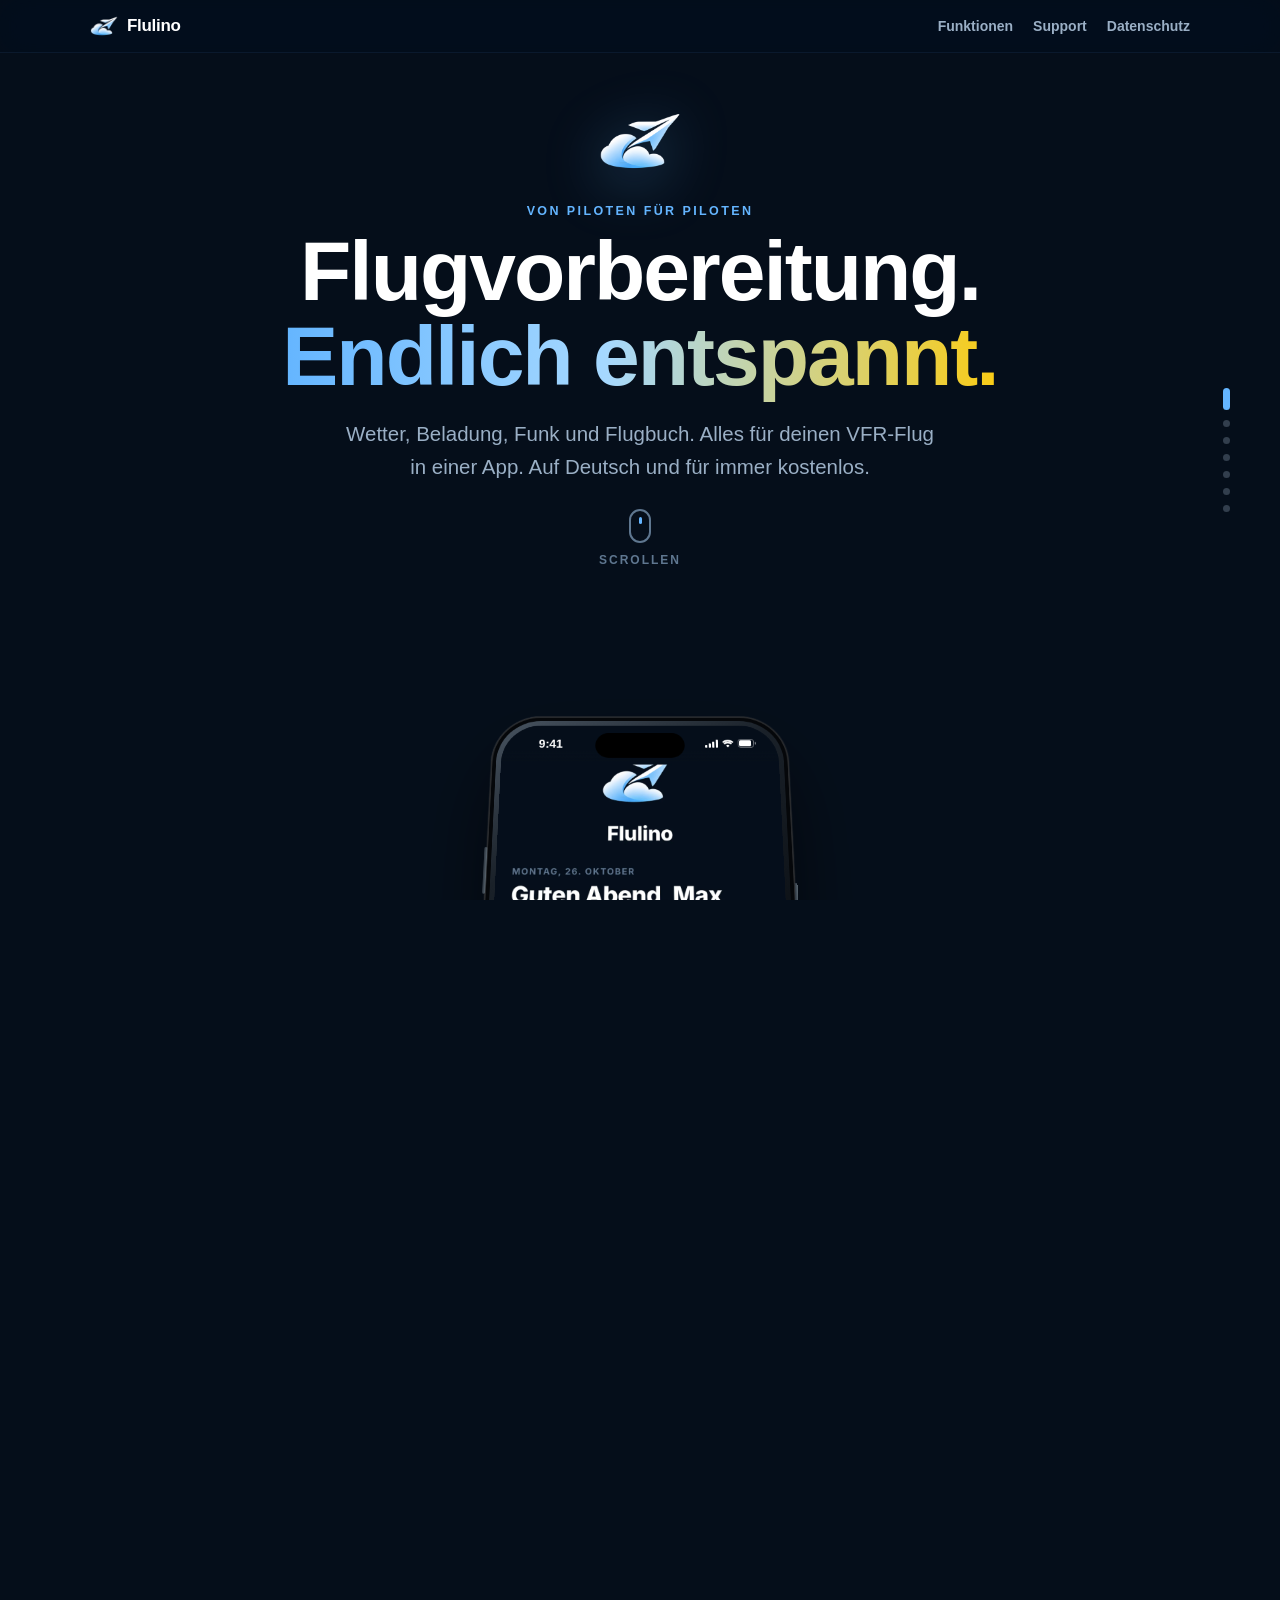
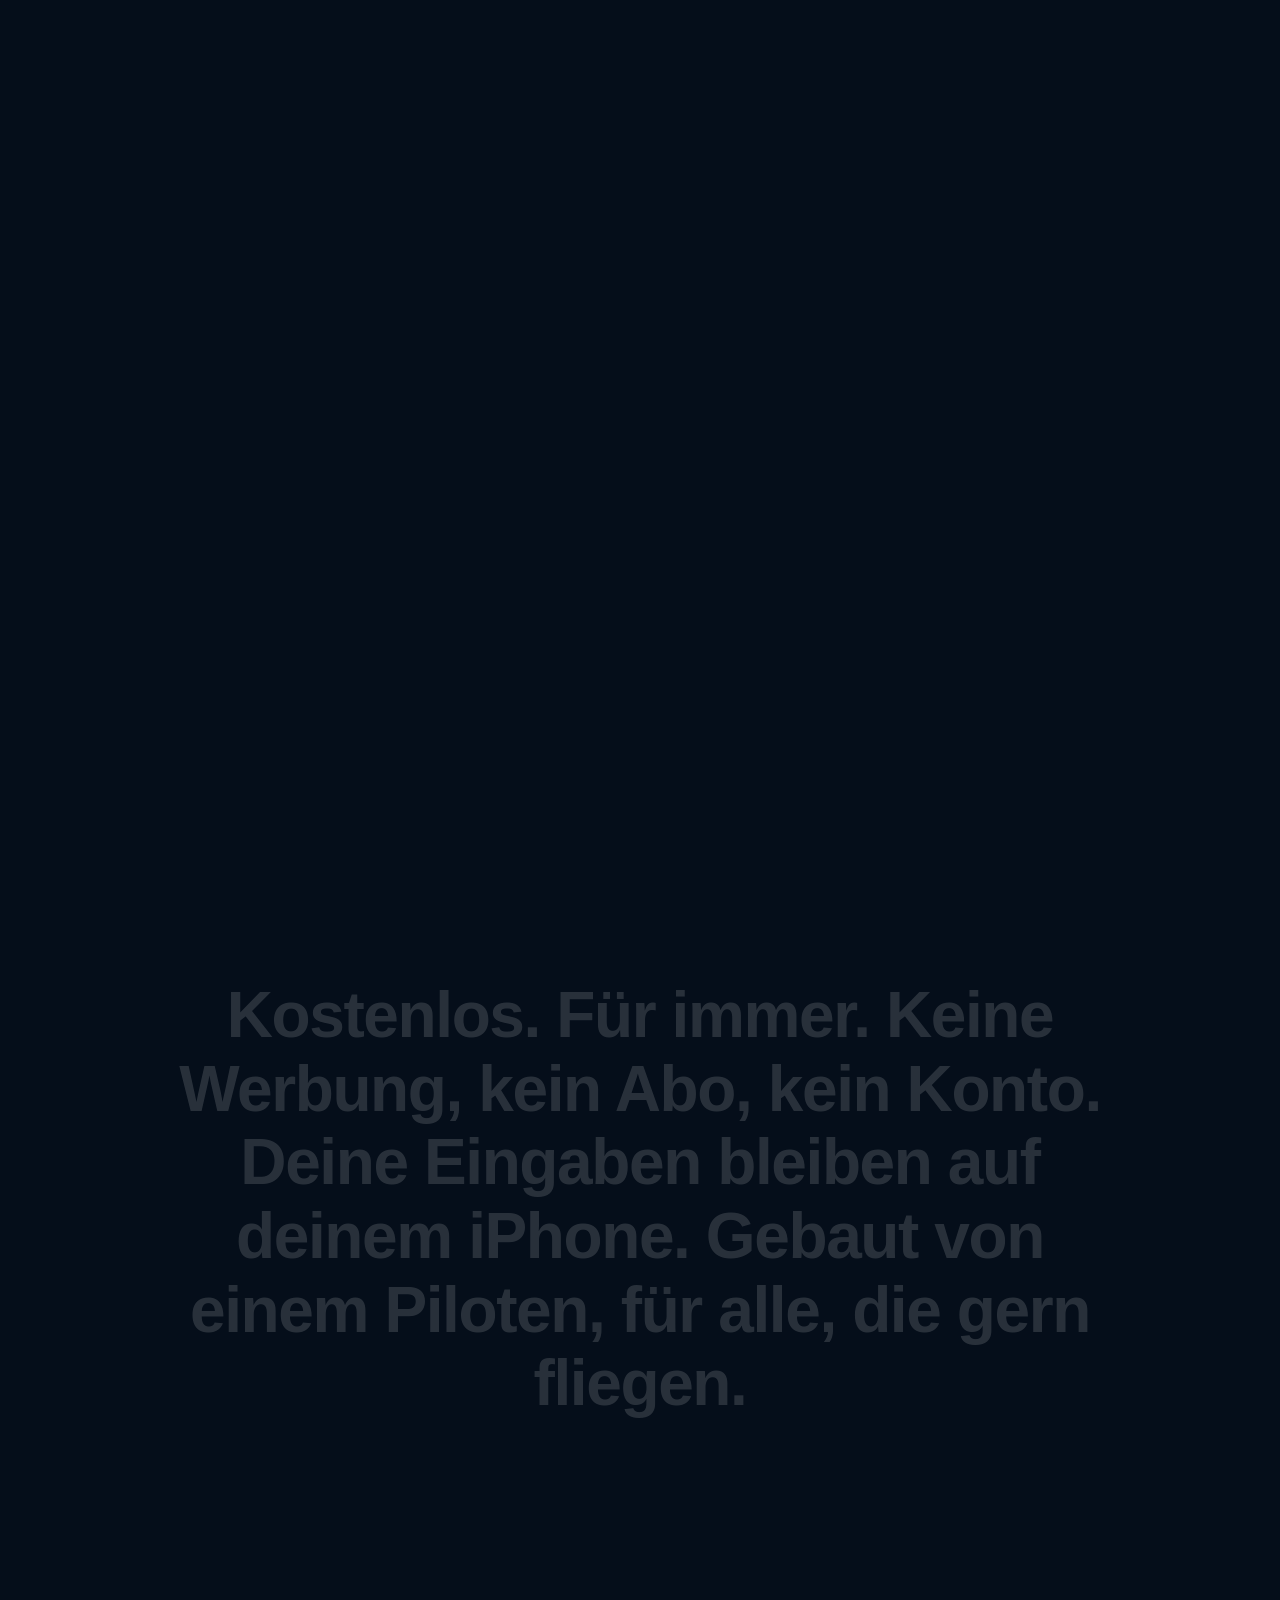
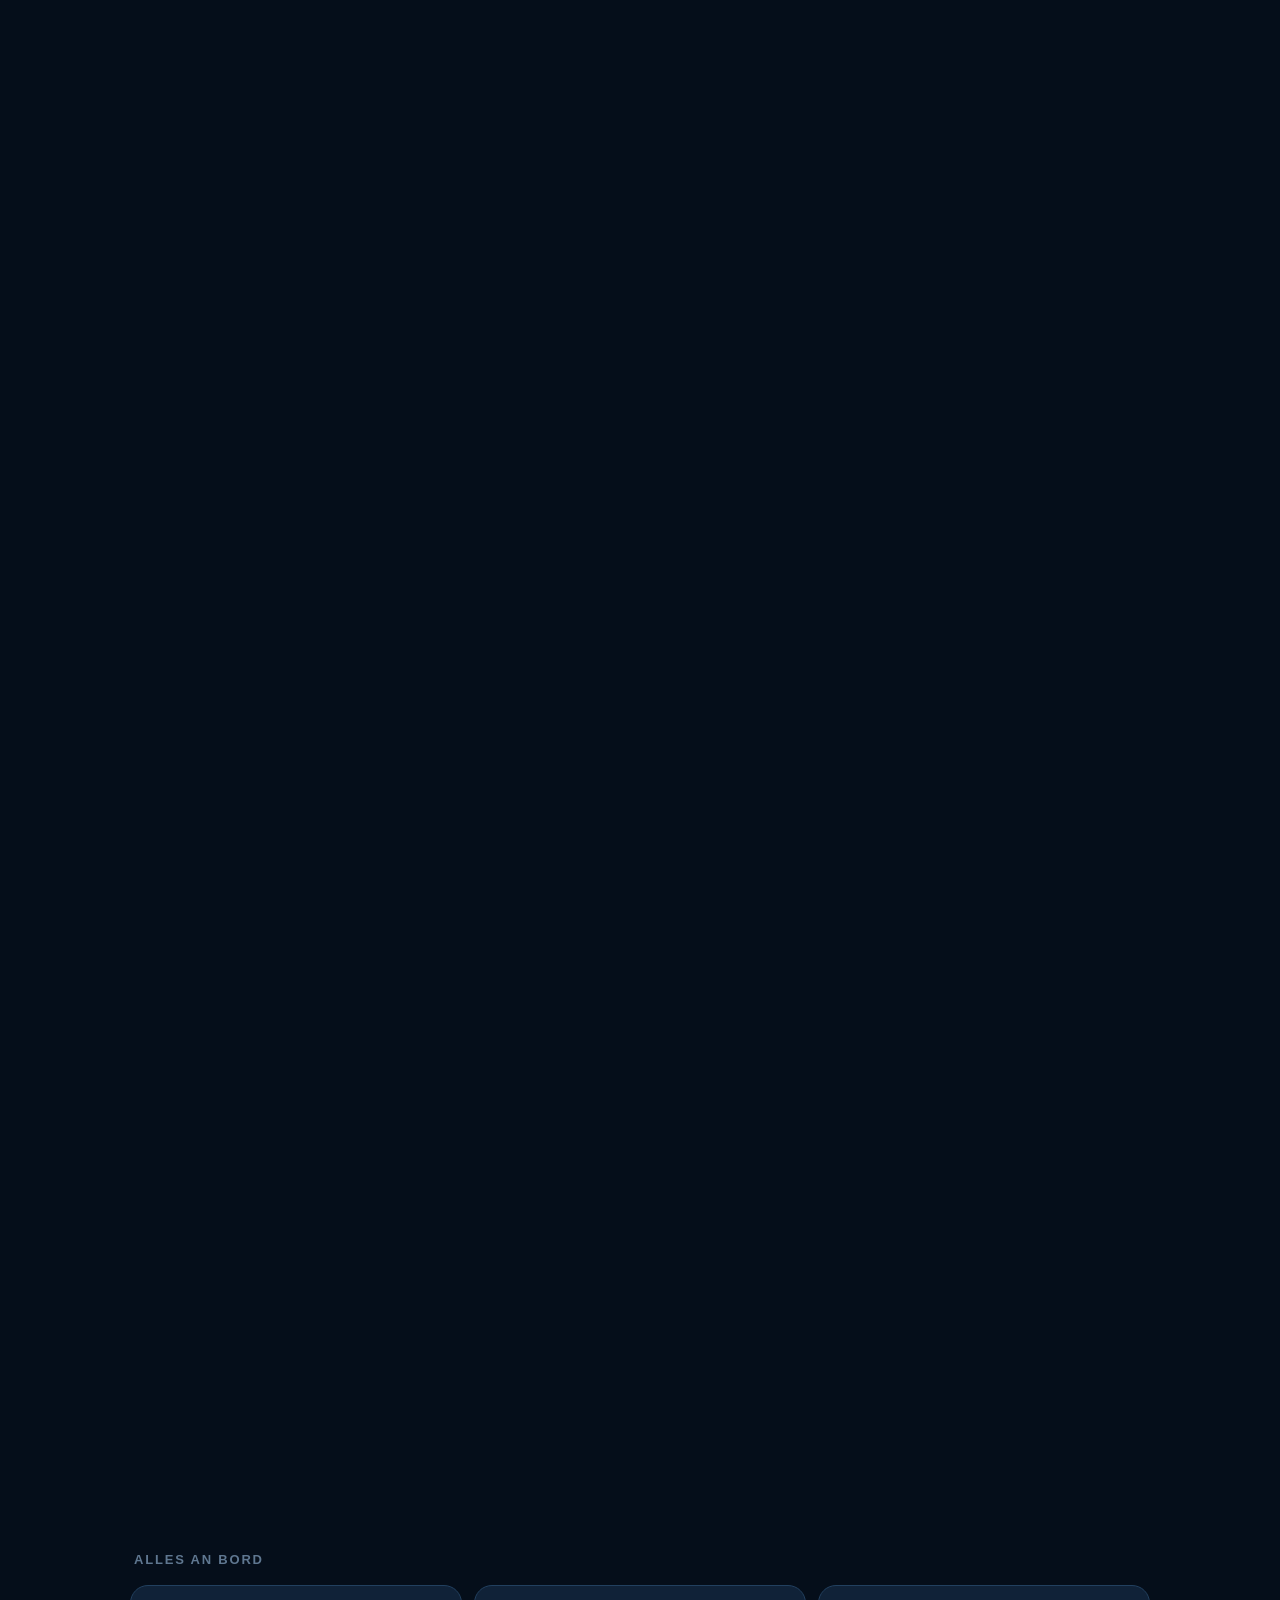
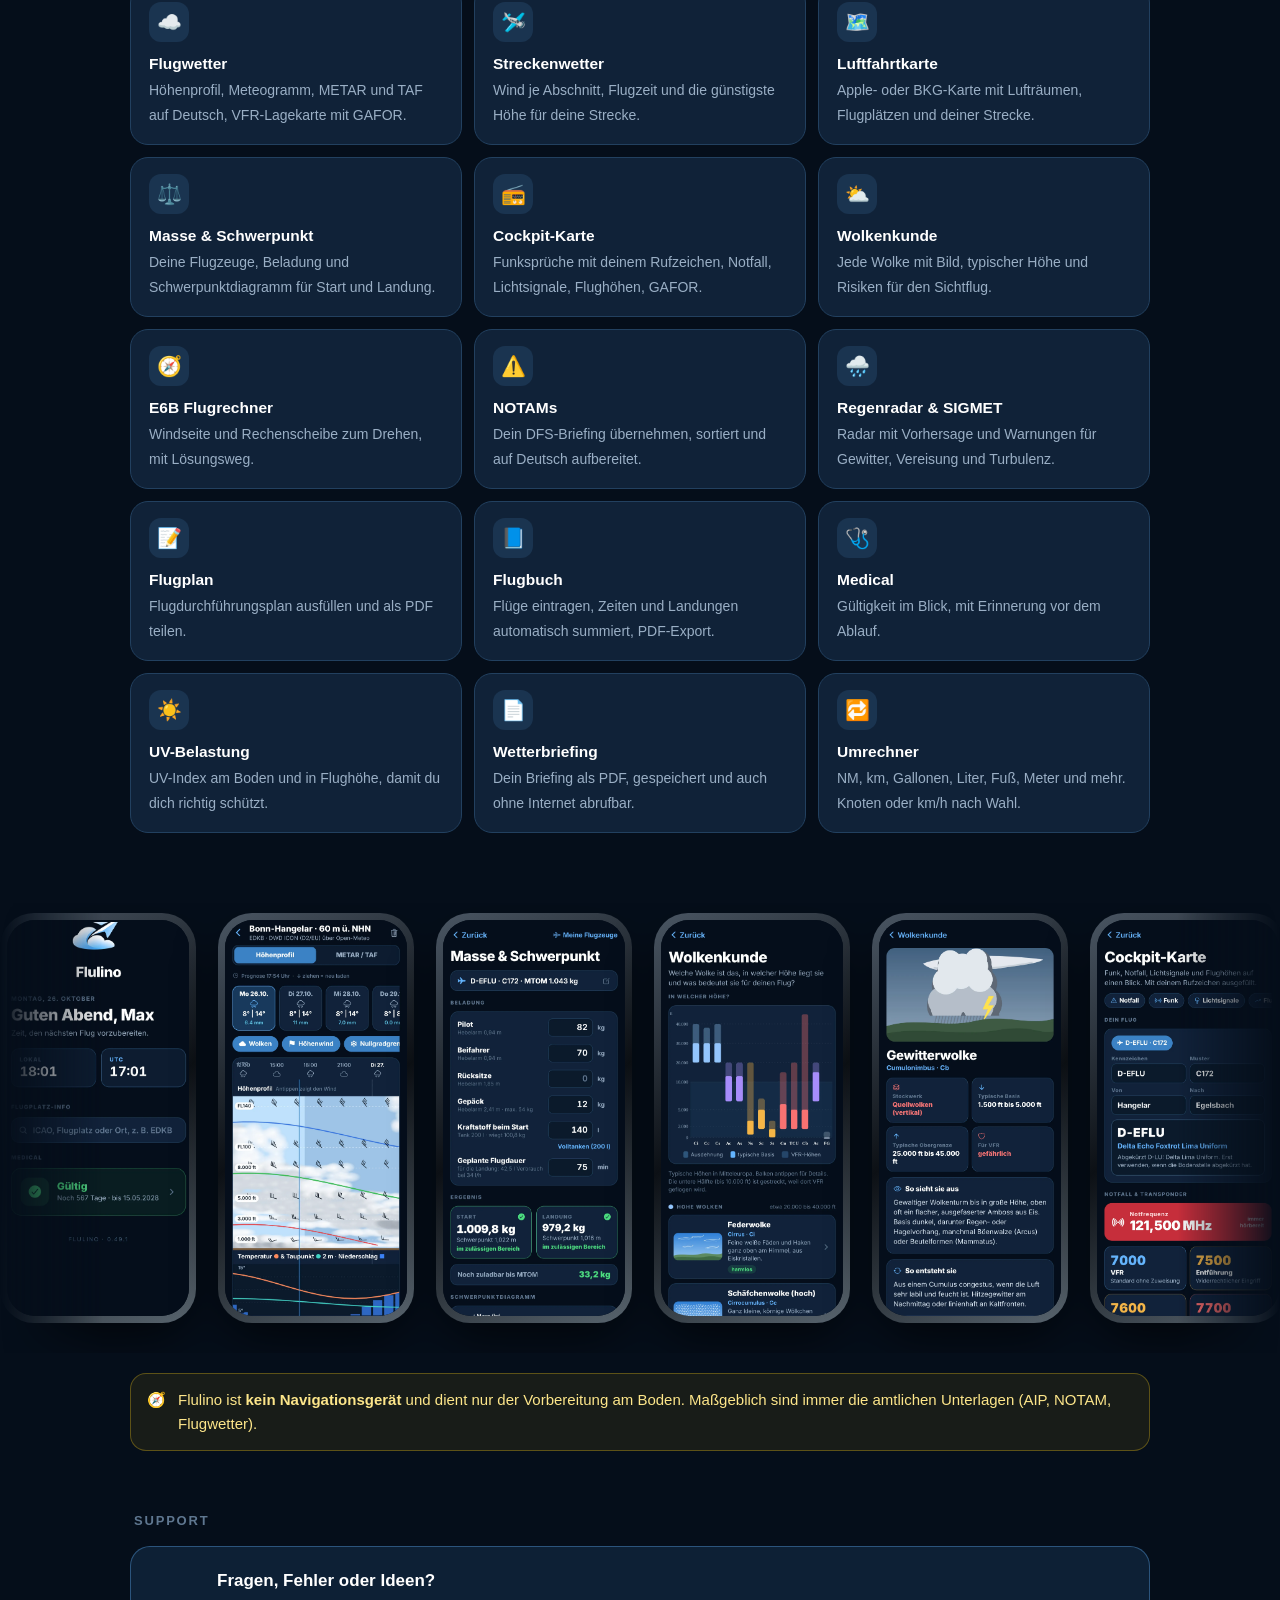
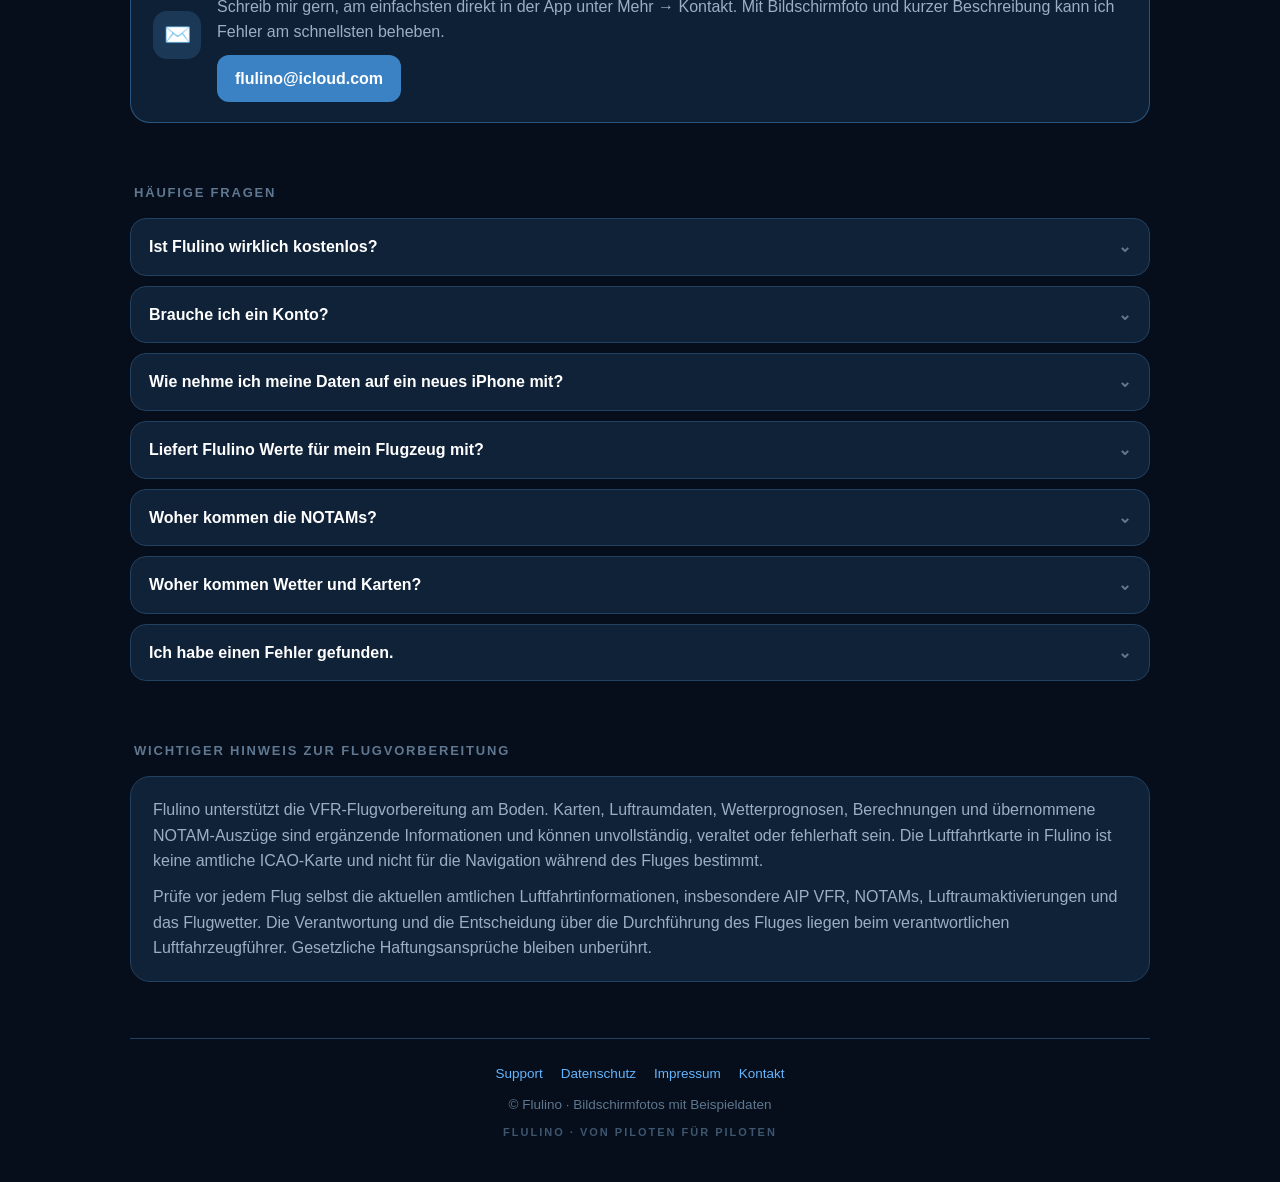
<file: index.html>
<!doctype html>
<html lang="de">
<head>
  <meta charset="utf-8">
  <meta name="viewport" content="width=device-width, initial-scale=1, viewport-fit=cover">
  <title>Flulino · VFR-Flugvorbereitung für das iPhone</title>
  <meta name="description" content="Flulino ist eine kostenlose iPhone-App für die VFR-Flugvorbereitung: Flugwetter, Masse & Schwerpunkt, Wolkenkunde, Cockpit-Karte, E6B und Flugbuch. Von Piloten für Piloten.">
  <meta name="theme-color" content="#050E1A">
  <link rel="icon" href="favicon.png">
  <link rel="apple-touch-icon" href="logo.png">
  <link rel="stylesheet" href="style.css?v=25">
  <link rel="stylesheet" href="home.css?v=25">
</head>
<body class="home">
  <header class="topnav">
    <a class="brand" href="./"><img src="logo.png" alt="">Flulino</a>
    <div class="links"><a href="#funktionen">Funktionen</a><a href="#support">Support</a><a href="datenschutz.html">Datenschutz</a></div>
  </header>

  <!-- ================= Scroll-Geschichte mit iPhone ================= -->
  <section class="story" id="story">
    <div class="stage">
      <div class="glow"></div>

      <div class="hero-text">
        <img class="hero-logo" src="logo.png" alt="Flulino Logo">
        <div class="eyebrow">VON PILOTEN FÜR PILOTEN</div>
        <h1>Flugvorbereitung.<br><span class="grad">Endlich entspannt.</span></h1>
        <p>Wetter, Beladung, Funk und Flugbuch. Alles für deinen VFR-Flug in einer App. Auf Deutsch und für immer kostenlos.</p>
        <div class="scroll-hint"><span></span>Scrollen</div>
      </div>

      <div class="chapters">
        <article class="chap" data-i="0">
          <div class="eyebrow">Flulino</div>
          <h2>Alles für deinen Flug. In einer App.</h2>
          <p>Vom ersten Blick aufs Wetter bis zum Eintrag ins Flugbuch. Übersichtlich, ohne Konto und ohne Werbung.</p>
        </article>
        <article class="chap" data-i="1">
          <div class="eyebrow" style="--c:#64B5FF">Flugwetter</div>
          <h2>Das Wetter, wie Piloten es brauchen.</h2>
          <p>Das Höhenprofil zeigt Wolken, Wind in jeder Höhe, Nullgradgrenze und Gewitterrisiko auf einen Blick. METAR und TAF gibt es in Klartext.</p>
        </article>
        <article class="chap" data-i="2">
          <div class="eyebrow" style="--c:#4ADE80">Masse &amp; Schwerpunkt</div>
          <h2>Beladen. Rechnen. Sicher sein.</h2>
          <p>Dein Flugzeug mit den Werten aus Flughandbuch und Wägebericht. Start und Landung liegen im Diagramm, und Flulino sagt dir in Klartext, ob alles passt.</p>
        </article>
        <article class="chap" data-i="3">
          <div class="eyebrow" style="--c:#C084FC">Wolkenkunde</div>
          <h2>Jede Wolke verstehen.</h2>
          <p>Alle Wolkengattungen mit selbst gezeichneten Bildern, typischen Höhen, Risiken für VFR und einem Merksatz, der hängen bleibt.</p>
        </article>
        <article class="chap" data-i="4">
          <div class="eyebrow" style="--c:#FF6B6B">Cockpit-Karte</div>
          <h2>Dein Rufzeichen. Fertige Funksprüche.</h2>
          <p>Notfrequenz, Squawks, Lichtsignale, Halbkreisflughöhen und GAFOR. Die Funksprüche sind schon mit deinem Kennzeichen ausgefüllt.</p>
        </article>
        <article class="chap" data-i="5">
          <div class="eyebrow" style="--c:#F5B547">E6B Flugrechner</div>
          <h2>Der Klassiker. Zum Drehen.</h2>
          <p>Windseite und Rechenscheibe wie aus Metall, nur auf dem iPhone. Drehen, schieben und exakt ablesen, mit Lösungsweg Schritt für Schritt.</p>
        </article>
        <article class="chap" data-i="6">
          <div class="eyebrow" style="--c:#64B5FF">Flugbuch</div>
          <h2>Jede Minute in der Luft.</h2>
          <p>Flüge eintragen, Flugzeit und Landungen werden automatisch summiert. Mit Übertrag aus dem Papier-Flugbuch und Export als PDF.</p>
        </article>
      </div>

      <div class="phone-wrap" aria-hidden="true">
        <div class="phone">
          <div class="screen">
            <div class="scr" data-k="home"><img src="shot-home.webp" alt="" decoding="async"><div class="tabbar" data-active="0"></div></div>
            <div class="scr" data-k="wx"><img src="shot-wx.webp" alt="" decoding="async"></div>
            <div class="scr" data-k="mb"><img src="shot-mb.webp" alt="" decoding="async"></div>
            <div class="scr" data-k="cb"><img src="shot-cb.webp" alt="" decoding="async"></div>
            <div class="scr" data-k="cockpit"><img src="shot-cockpit.webp" alt="" decoding="async"></div>
            <div class="scr" data-k="e6b"><img src="shot-e6b.webp" alt="" decoding="async"><div class="wheel"></div></div>
            <div class="scr" data-k="logbook"><img src="shot-logbook.webp" alt="" decoding="async"></div>
            <div class="status"><span class="time">9:41</span><span class="icons">
              <svg width="18" height="12" viewBox="0 0 18 12"><rect x="0" y="8" width="3" height="4" rx="1" fill="#fff"/><rect x="5" y="5.5" width="3" height="6.5" rx="1" fill="#fff"/><rect x="10" y="3" width="3" height="9" rx="1" fill="#fff"/><rect x="15" y="0" width="3" height="12" rx="1" fill="#fff"/></svg>
              <svg width="16" height="12" viewBox="0 0 16 12"><path d="M8 11.5 5.6 9a3.4 3.4 0 0 1 4.8 0L8 11.5Zm-4.3-4.3L2 5.5a8.5 8.5 0 0 1 12 0l-1.7 1.7a6 6 0 0 0-8.6 0ZM0 3.5 0 3.5A11.3 11.3 0 0 1 16 3.5l-1.6 1.6a9 9 0 0 0-12.8 0L0 3.5Z" fill="#fff"/></svg>
              <svg width="27" height="13" viewBox="0 0 27 13"><rect x="0.5" y="0.5" width="22" height="12" rx="3.5" fill="none" stroke="#fff" opacity=".45"/><rect x="2" y="2" width="17" height="9" rx="2" fill="#fff"/><rect x="24" y="4.5" width="2" height="4" rx="1" fill="#fff" opacity=".45"/></svg>
            </span></div>
            <div class="island"></div>
            <div class="homebar"></div>
          </div>
        </div>
      </div>

      <div class="dots" aria-hidden="true"><i></i><i></i><i></i><i></i><i></i><i></i><i></i></div>
    </div>
  </section>

  <!-- ================= Aussage, Wort für Wort ================= -->
  <section class="statement" id="statement">
    <div class="statement-stage">
      <p class="words">Kostenlos. Für immer. Keine Werbung, kein Abo, kein Konto. Deine Eingaben bleiben auf deinem iPhone. Gebaut von einem Piloten, für alle, die gern fliegen.</p>
    </div>
  </section>

  <div class="wrap">
    <h2 class="sec" id="funktionen">Alles an Bord</h2>
    <div class="grid feat">
      <div class="feature"><div class="ico">☁️</div><b>Flugwetter</b><span>Höhenprofil, Meteogramm, METAR und TAF auf Deutsch, VFR-Lagekarte mit GAFOR.</span></div>
      <div class="feature"><div class="ico">🛩️</div><b>Streckenwetter</b><span>Wind je Abschnitt, Flugzeit und die günstigste Höhe für deine Strecke.</span></div>
      <div class="feature"><div class="ico">🗺️</div><b>Luftfahrtkarte</b><span>Apple- oder BKG-Karte mit Lufträumen, Flugplätzen und deiner Strecke.</span></div>
      <div class="feature"><div class="ico">⚖️</div><b>Masse &amp; Schwerpunkt</b><span>Deine Flugzeuge, Beladung und Schwerpunktdiagramm für Start und Landung.</span></div>
      <div class="feature"><div class="ico">📻</div><b>Cockpit-Karte</b><span>Funksprüche mit deinem Rufzeichen, Notfall, Lichtsignale, Flughöhen, GAFOR.</span></div>
      <div class="feature"><div class="ico">⛅</div><b>Wolkenkunde</b><span>Jede Wolke mit Bild, typischer Höhe und Risiken für den Sichtflug.</span></div>
      <div class="feature"><div class="ico">🧭</div><b>E6B Flugrechner</b><span>Windseite und Rechenscheibe zum Drehen, mit Lösungsweg.</span></div>
      <div class="feature"><div class="ico">⚠️</div><b>NOTAMs</b><span>Dein DFS-Briefing übernehmen, sortiert und auf Deutsch aufbereitet.</span></div>
      <div class="feature"><div class="ico">🌧️</div><b>Regenradar &amp; SIGMET</b><span>Radar mit Vorhersage und Warnungen für Gewitter, Vereisung und Turbulenz.</span></div>
      <div class="feature"><div class="ico">📝</div><b>Flugplan</b><span>Flugdurchführungsplan ausfüllen und als PDF teilen.</span></div>
      <div class="feature"><div class="ico">📘</div><b>Flugbuch</b><span>Flüge eintragen, Zeiten und Landungen automatisch summiert, PDF-Export.</span></div>
      <div class="feature"><div class="ico">🩺</div><b>Medical</b><span>Gültigkeit im Blick, mit Erinnerung vor dem Ablauf.</span></div>
      <div class="feature"><div class="ico">☀️</div><b>UV-Belastung</b><span>UV-Index am Boden und in Flughöhe, damit du dich richtig schützt.</span></div>
      <div class="feature"><div class="ico">📄</div><b>Wetterbriefing</b><span>Dein Briefing als PDF, gespeichert und auch ohne Internet abrufbar.</span></div>
      <div class="feature"><div class="ico">🔁</div><b>Umrechner</b><span>NM, km, Gallonen, Liter, Fuß, Meter und mehr. Knoten oder km/h nach Wahl.</span></div>
    </div>
  </div>

  <!-- ================= Galerie ================= -->
  <section class="gallery" aria-label="Bildschirme aus der App">
    <div class="track">
      <div class="mini"><img src="shot-home.webp" alt="Startseite" loading="lazy"></div>
      <div class="mini"><img src="shot-wx.webp" alt="Höhenprofil" loading="lazy"></div>
      <div class="mini"><img src="shot-mb.webp" alt="Masse und Schwerpunkt" loading="lazy"></div>
      <div class="mini"><img src="shot-clouds.webp" alt="Wolkenkunde" loading="lazy"></div>
      <div class="mini"><img src="shot-cb.webp" alt="Gewitterwolke" loading="lazy"></div>
      <div class="mini"><img src="shot-cockpit.webp" alt="Cockpit-Karte" loading="lazy"></div>
      <div class="mini"><img src="shot-e6b.webp" alt="E6B" loading="lazy"></div>
      <div class="mini"><img src="shot-logbook.webp" alt="Flugbuch" loading="lazy"></div>
    </div>
  </section>

  <div class="wrap">
    <div class="notice"><span>🧭</span><span>Flulino ist <b>kein Navigationsgerät</b> und dient nur der Vorbereitung am Boden. Maßgeblich sind immer die amtlichen Unterlagen (AIP, NOTAM, Flugwetter).</span></div>

    <h2 class="sec" id="support">Support</h2>
    <div class="contact">
      <div class="ico">✉️</div>
      <div>
        <b>Fragen, Fehler oder Ideen?</b>
        Schreib mir gern, am einfachsten direkt in der App unter Mehr → Kontakt. Mit Bildschirmfoto und kurzer Beschreibung kann ich Fehler am schnellsten beheben.<br>
        <a class="btn" href="mailto:flulino@icloud.com?subject=Flulino%20Support">flulino@icloud.com</a>
      </div>
    </div>

    <h2 class="sec">Häufige Fragen</h2>
    <details><summary>Ist Flulino wirklich kostenlos?</summary><p>Ja. Kein Abo, keine Werbung, alle Funktionen für alle. Am meisten hilfst du mir mit Feedback, einer Bewertung im App Store und indem du Flulino weiterempfiehlst.</p></details>
    <details><summary>Brauche ich ein Konto?</summary><p>Nein. Beim ersten Start gibst du nur deinen Namen ein. Alle Daten bleiben auf deinem iPhone.</p></details>
    <details><summary>Wie nehme ich meine Daten auf ein neues iPhone mit?</summary><p>In Flulino unter <b>Mehr → Daten exportieren</b> eine Sicherung erstellen, z. B. in iCloud Drive oder per AirDrop. Auf dem neuen iPhone beim ersten Start „Sicherung einspielen“ wählen. Die Sicherungsdatei ist nicht verschlüsselt und enthält auch deine Medical-Angaben, bewahre sie also sicher auf. Deine Daten sind außerdem Teil deines normalen iPhone-Backups.</p></details>
    <details><summary>Liefert Flulino Werte für mein Flugzeug mit?</summary><p>Nein, bewusst nicht. Jedes Flugzeug wird einzeln gewogen. Leermasse, Hebelarme und Grenzen trägst du selbst aus Flughandbuch und Wägebericht ein. Nur so stimmt die Rechnung für genau dein Flugzeug.</p></details>
    <details><summary>Woher kommen die NOTAMs?</summary><p>Du erstellst dein NOTAM-Briefing wie gewohnt im AIS-Portal der DFS, direkt in der App und mit deinem eigenen DFS-Zugang. Mit einem Tipp übernimmt Flulino das Briefing und bereitet es auf Deutsch auf. Maßgeblich bleibt immer der Originaltext.</p></details>
    <details><summary>Woher kommen Wetter und Karten?</summary><p>Aus frei verfügbaren Quellen: Deutscher Wetterdienst, Open-Meteo, NOAA Aviation Weather Center, Bundesamt für Kartographie und Geodäsie, Apple Karten, open flightmaps (Lufträume) und OurAirports. Die Anflugkarten öffnet Flulino direkt im AIP VFR der DFS.</p></details>
    <details><summary>Ich habe einen Fehler gefunden.</summary><p>Danke! Schick mir eine Nachricht über Mehr → Kontakt in der App oder eine Mail an <a href="mailto:flulino@icloud.com">flulino@icloud.com</a>, am besten mit Bildschirmfoto und der Versionsnummer (Mehr → Über Flulino).</p></details>

    <h2 class="sec" id="hinweis">Wichtiger Hinweis zur Flugvorbereitung</h2>
    <div class="card">
      <p>Flulino unterstützt die VFR-Flugvorbereitung am Boden. Karten, Luftraumdaten, Wetterprognosen, Berechnungen und übernommene NOTAM-Auszüge sind ergänzende Informationen und können unvollständig, veraltet oder fehlerhaft sein. Die Luftfahrtkarte in Flulino ist keine amtliche ICAO-Karte und nicht für die Navigation während des Fluges bestimmt.</p>
      <p>Prüfe vor jedem Flug selbst die aktuellen amtlichen Luftfahrtinformationen, insbesondere AIP VFR, NOTAMs, Luftraumaktivierungen und das Flugwetter. Die Verantwortung und die Entscheidung über die Durchführung des Fluges liegen beim verantwortlichen Luftfahrzeugführer. Gesetzliche Haftungsansprüche bleiben unberührt.</p>
    </div>

    <footer>
      <div class="links"><a href="#support">Support</a><a href="datenschutz.html">Datenschutz</a><a href="impressum.html">Impressum</a><a href="mailto:flulino@icloud.com">Kontakt</a></div>
      © Flulino · Bildschirmfotos mit Beispieldaten
      <div class="tag">FLULINO · VON PILOTEN FÜR PILOTEN</div>
    </footer>
  </div>

  <script src="home.js?v=25"></script>
</body>
</html>
</file>
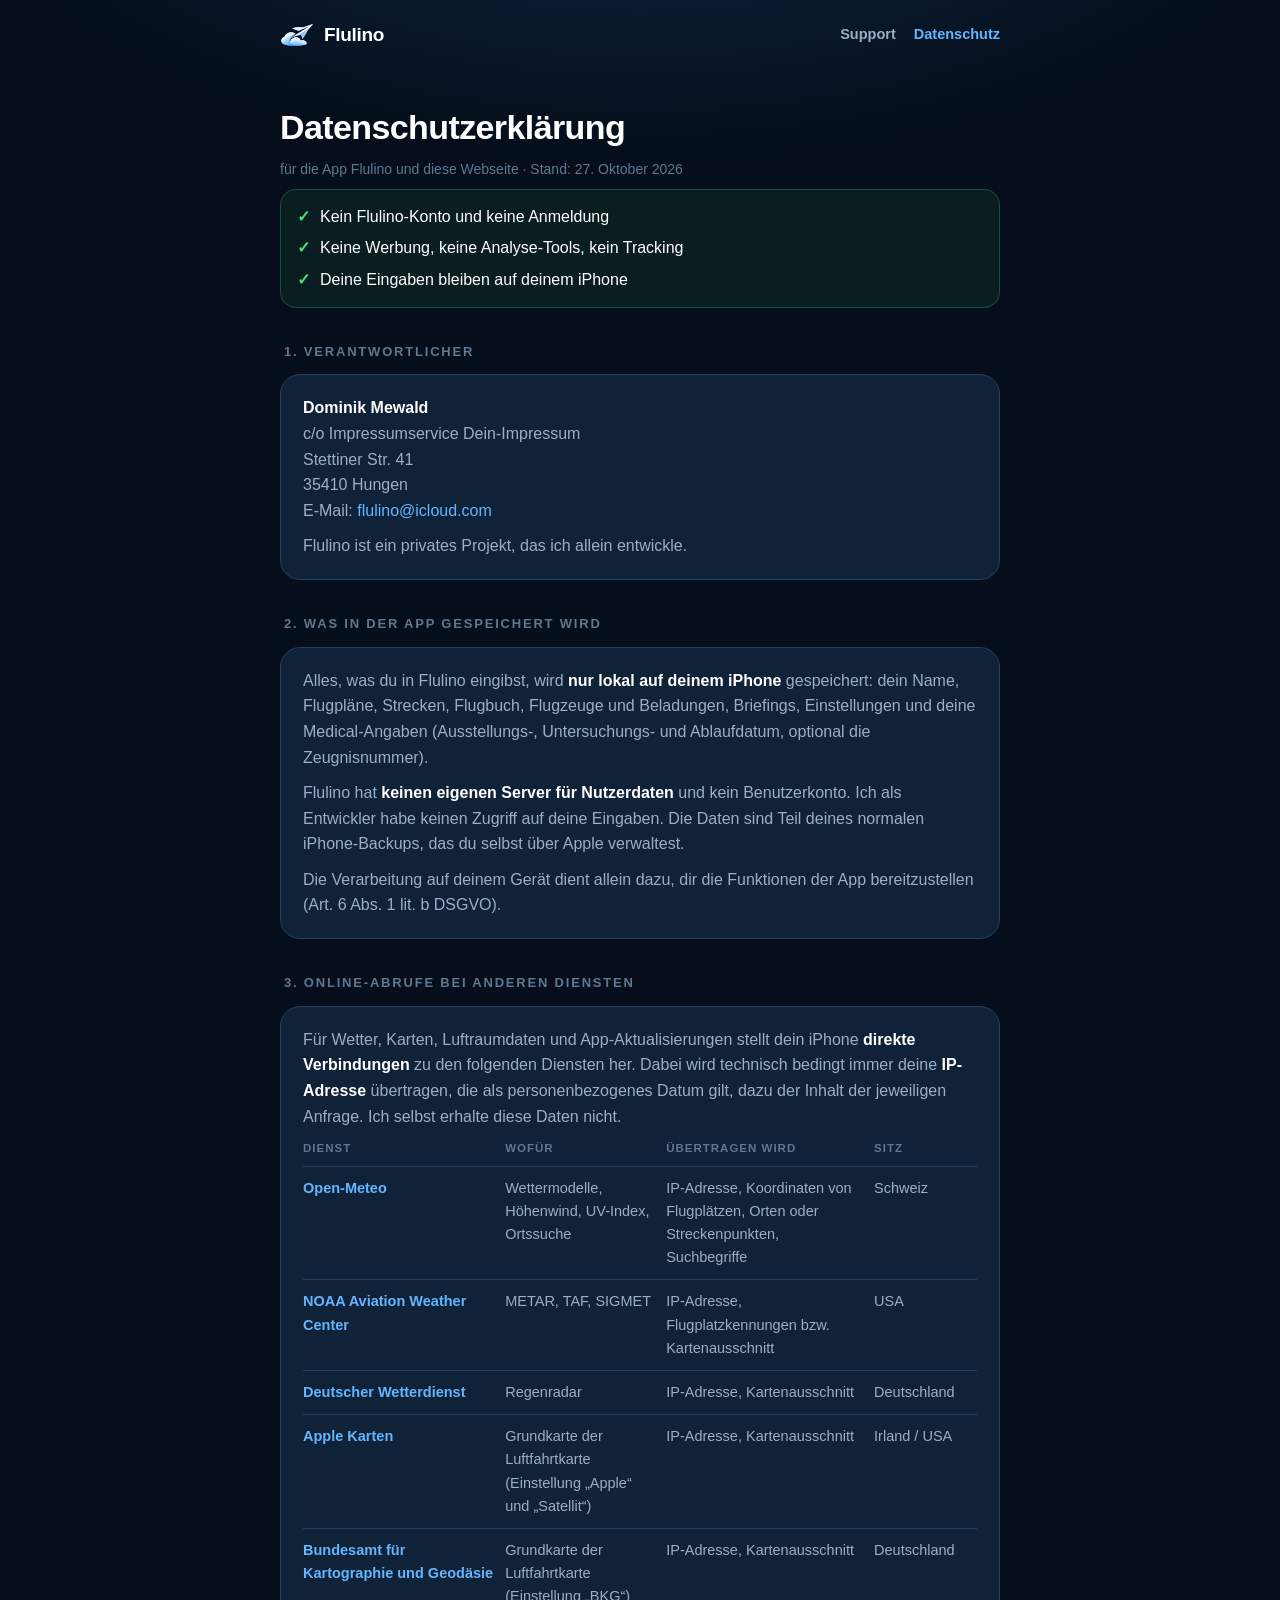
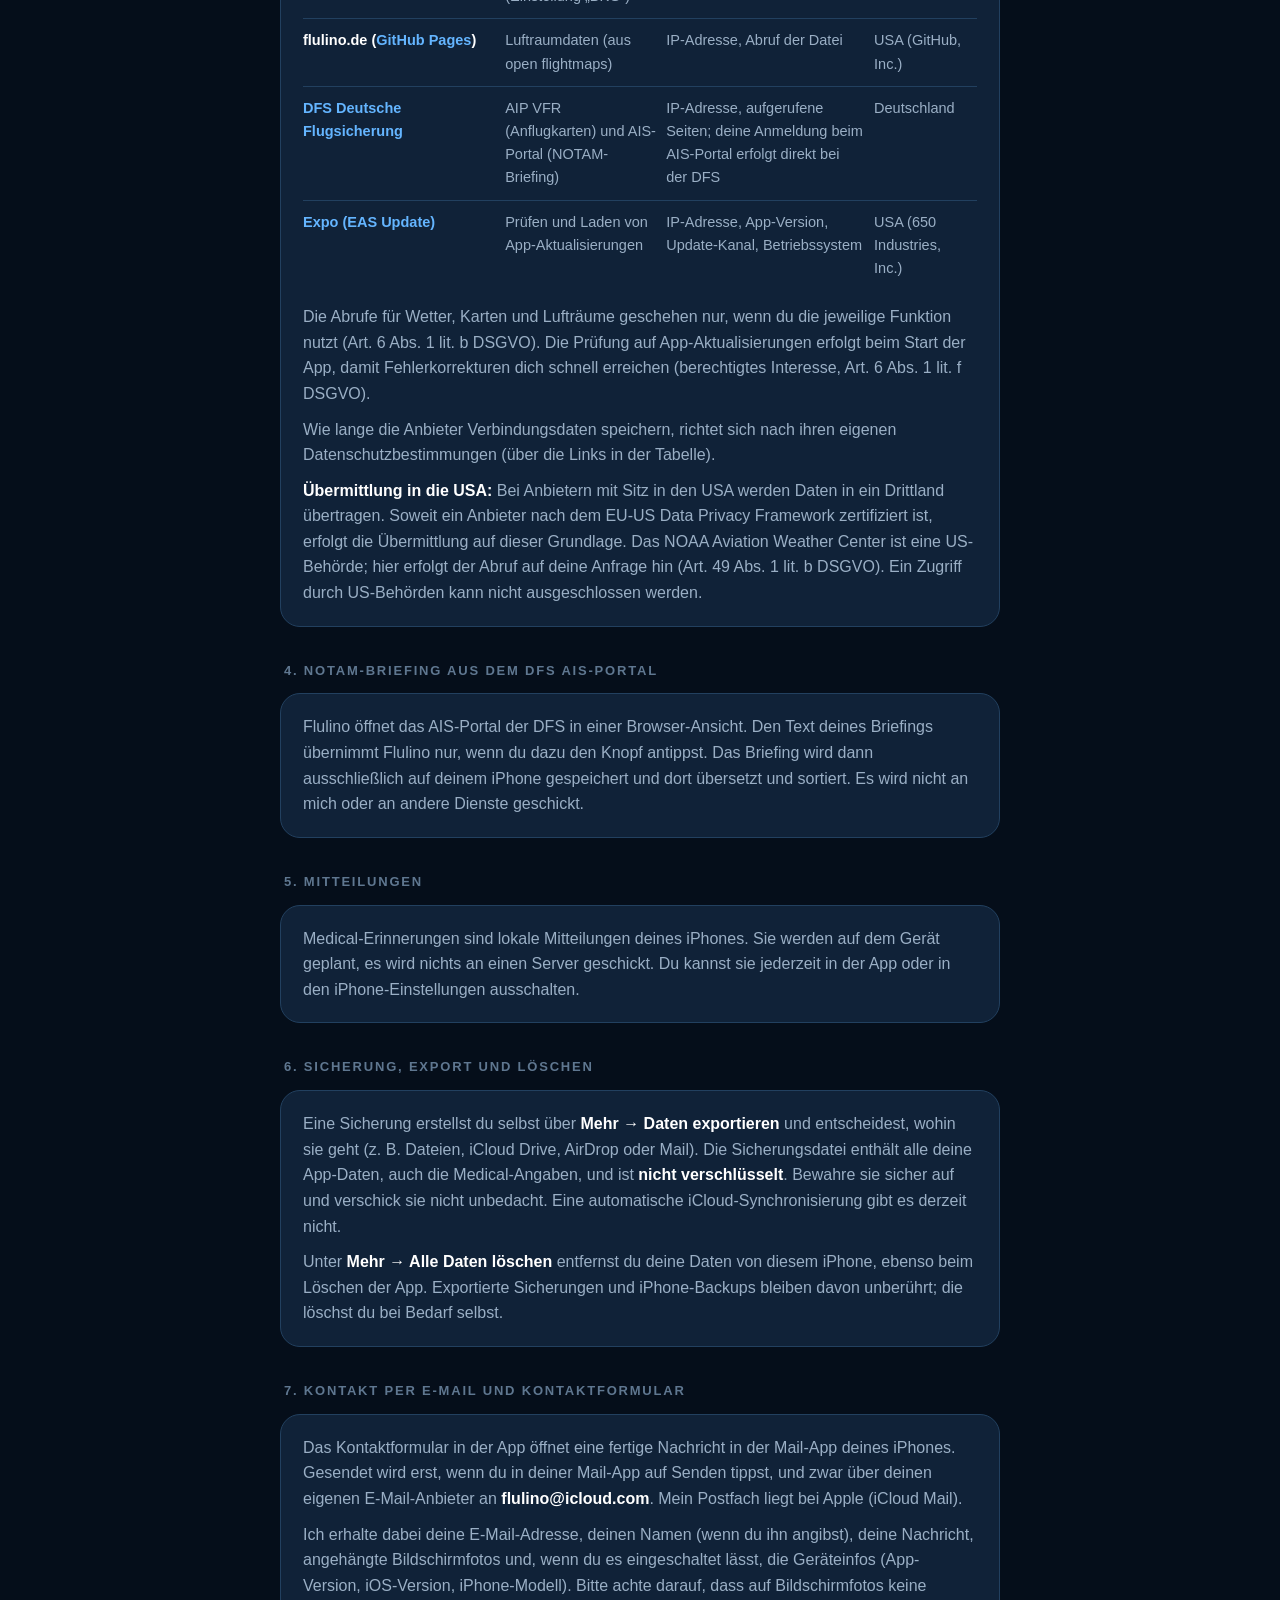
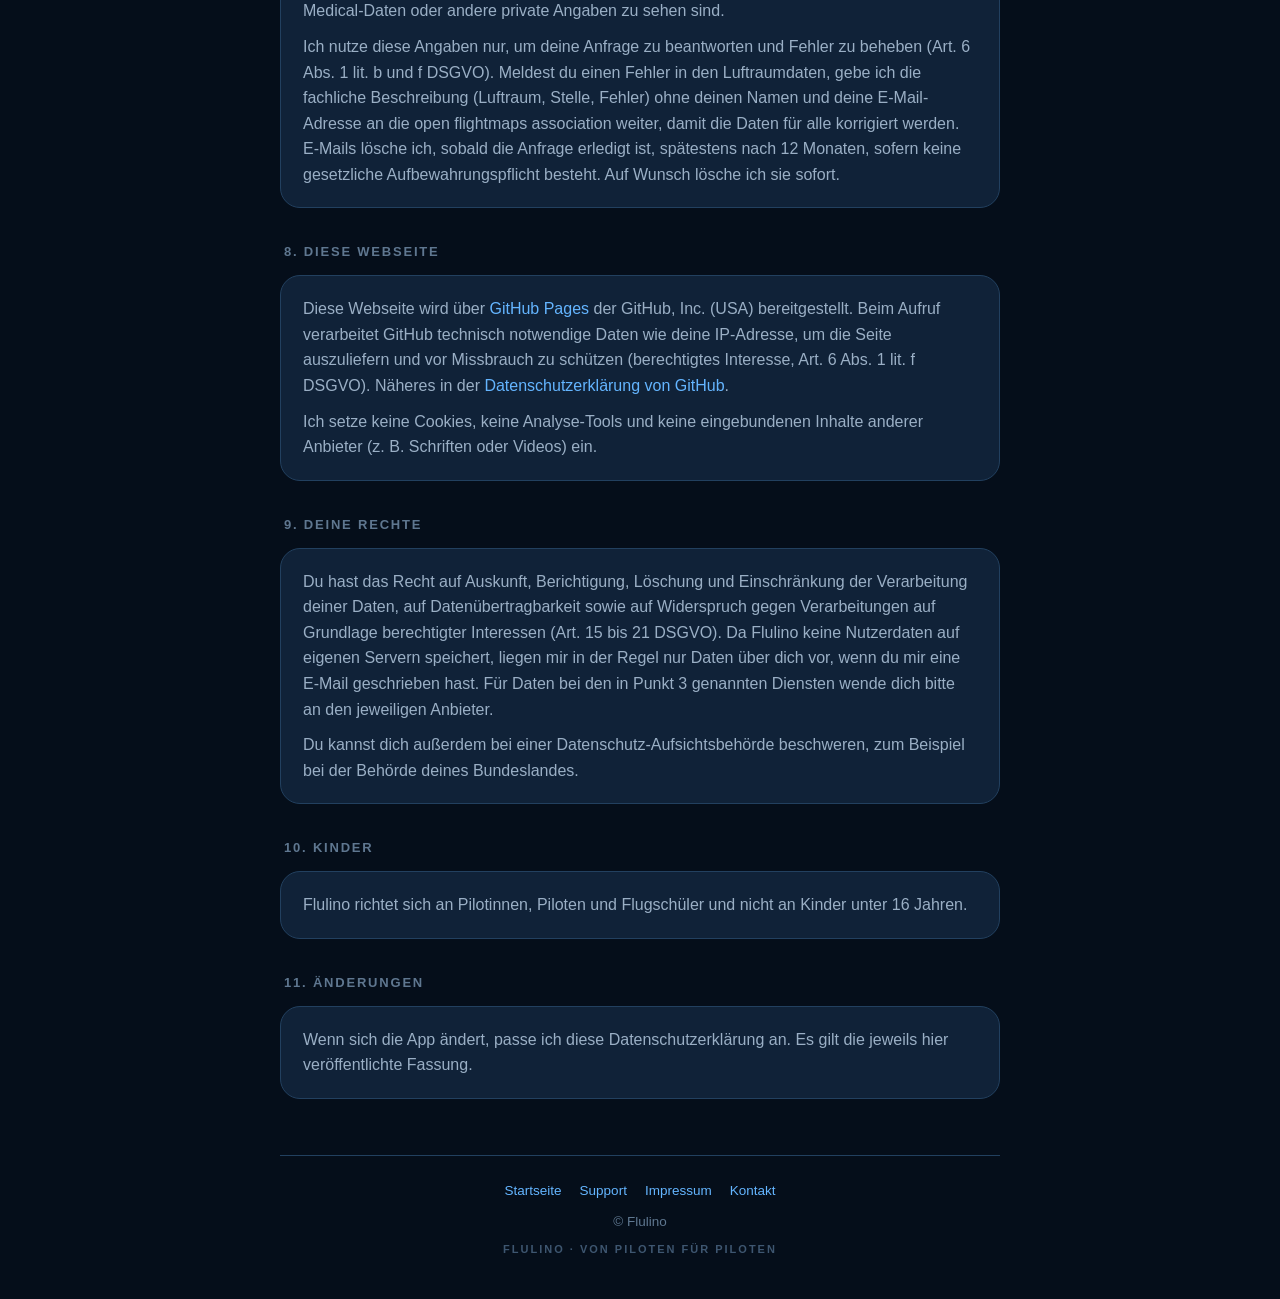
<file: datenschutz.html>
<!doctype html>
<html lang="de">
<head>
  <meta charset="utf-8">
  <meta name="viewport" content="width=device-width, initial-scale=1">
  <title>Datenschutz · Flulino</title>
  <meta name="description" content="Datenschutzerklärung der App Flulino und dieser Webseite.">
  <meta name="theme-color" content="#050E1A">
  <link rel="icon" href="favicon.png">
  <link rel="stylesheet" href="style.css?v=25">
  <style>
    .tbl { width: 100%; border-collapse: collapse; font-size: 14.5px; }
    .tbl th { text-align: left; color: var(--faint); font-size: 11.5px; letter-spacing: 1px; text-transform: uppercase; padding: 0 10px 8px 0; }
    .tbl td { padding: 10px 10px 10px 0; border-top: 1px solid var(--border); vertical-align: top; }
    .tbl td:first-child { color: var(--text); font-weight: 700; width: 30%; }
    @media (max-width: 600px) {
      .tbl thead { display: none; }
      .tbl tr { display: block; border-top: 1px solid var(--border); padding: 10px 0; }
      .tbl td { display: block; border: 0; padding: 2px 0; width: auto !important; }
      .tbl td[data-l]::before { content: attr(data-l) ": "; color: var(--faint); font-weight: 700; }
    }
  </style>
</head>
<body>
  <div class="wrap doc">
    <nav>
      <a class="brand" href="./"><img src="logo.png" alt="">Flulino</a>
      <div class="links"><a href="./#support">Support</a><a class="active" href="datenschutz.html">Datenschutz</a></div>
    </nav>

    <h1>Datenschutzerklärung</h1>
    <div class="stand">für die App Flulino und diese Webseite · Stand: 27. Oktober 2026</div>

    <div class="good">
      <div>Kein Flulino-Konto und keine Anmeldung</div>
      <div>Keine Werbung, keine Analyse-Tools, kein Tracking</div>
      <div>Deine Eingaben bleiben auf deinem iPhone</div>
    </div>

    <h2>1. Verantwortlicher</h2>
    <div class="card">
      <p><b>Dominik Mewald</b><br>c/o Impressumservice Dein-Impressum<br>Stettiner Str. 41<br>35410 Hungen<br>E-Mail: <a href="mailto:flulino@icloud.com">flulino@icloud.com</a></p>
      <p>Flulino ist ein privates Projekt, das ich allein entwickle.</p>
    </div>

    <h2>2. Was in der App gespeichert wird</h2>
    <div class="card">
      <p>Alles, was du in Flulino eingibst, wird <b>nur lokal auf deinem iPhone</b> gespeichert: dein Name, Flugpläne, Strecken, Flugbuch, Flugzeuge und Beladungen, Briefings, Einstellungen und deine Medical-Angaben (Ausstellungs-, Untersuchungs- und Ablaufdatum, optional die Zeugnisnummer).</p>
      <p>Flulino hat <b>keinen eigenen Server für Nutzerdaten</b> und kein Benutzerkonto. Ich als Entwickler habe keinen Zugriff auf deine Eingaben. Die Daten sind Teil deines normalen iPhone-Backups, das du selbst über Apple verwaltest.</p>
      <p>Die Verarbeitung auf deinem Gerät dient allein dazu, dir die Funktionen der App bereitzustellen (Art. 6 Abs. 1 lit. b DSGVO).</p>
    </div>

    <h2>3. Online-Abrufe bei anderen Diensten</h2>
    <div class="card">
      <p>Für Wetter, Karten, Luftraumdaten und App-Aktualisierungen stellt dein iPhone <b>direkte Verbindungen</b> zu den folgenden Diensten her. Dabei wird technisch bedingt immer deine <b>IP-Adresse</b> übertragen, die als personenbezogenes Datum gilt, dazu der Inhalt der jeweiligen Anfrage. Ich selbst erhalte diese Daten nicht.</p>
      <table class="tbl">
        <thead><tr><th>Dienst</th><th>Wofür</th><th>Übertragen wird</th><th>Sitz</th></tr></thead>
        <tbody>
          <tr><td><a href="https://open-meteo.com/en/terms">Open-Meteo</a></td><td data-l="Wofür">Wettermodelle, Höhenwind, UV-Index, Ortssuche</td><td data-l="Daten">IP-Adresse, Koordinaten von Flugplätzen, Orten oder Streckenpunkten, Suchbegriffe</td><td data-l="Sitz">Schweiz</td></tr>
          <tr><td><a href="https://aviationweather.gov">NOAA Aviation Weather Center</a></td><td data-l="Wofür">METAR, TAF, SIGMET</td><td data-l="Daten">IP-Adresse, Flugplatzkennungen bzw. Kartenausschnitt</td><td data-l="Sitz">USA</td></tr>
          <tr><td><a href="https://www.dwd.de">Deutscher Wetterdienst</a></td><td data-l="Wofür">Regenradar</td><td data-l="Daten">IP-Adresse, Kartenausschnitt</td><td data-l="Sitz">Deutschland</td></tr>
          <tr><td><a href="https://www.apple.com/legal/privacy/">Apple Karten</a></td><td data-l="Wofür">Grundkarte der Luftfahrtkarte (Einstellung „Apple“ und „Satellit“)</td><td data-l="Daten">IP-Adresse, Kartenausschnitt</td><td data-l="Sitz">Irland / USA</td></tr>
          <tr><td><a href="https://www.bkg.bund.de">Bundesamt für Kartographie und Geodäsie</a></td><td data-l="Wofür">Grundkarte der Luftfahrtkarte (Einstellung „BKG“)</td><td data-l="Daten">IP-Adresse, Kartenausschnitt</td><td data-l="Sitz">Deutschland</td></tr>
          <tr><td>flulino.de (<a href="https://docs.github.com/site-policy/privacy-policies/github-general-privacy-statement">GitHub Pages</a>)</td><td data-l="Wofür">Luftraumdaten (aus open flightmaps)</td><td data-l="Daten">IP-Adresse, Abruf der Datei</td><td data-l="Sitz">USA (GitHub, Inc.)</td></tr>
          <tr><td><a href="https://www.dfs.de">DFS Deutsche Flugsicherung</a></td><td data-l="Wofür">AIP VFR (Anflugkarten) und AIS-Portal (NOTAM-Briefing)</td><td data-l="Daten">IP-Adresse, aufgerufene Seiten; deine Anmeldung beim AIS-Portal erfolgt direkt bei der DFS</td><td data-l="Sitz">Deutschland</td></tr>
          <tr><td><a href="https://expo.dev/privacy">Expo (EAS Update)</a></td><td data-l="Wofür">Prüfen und Laden von App-Aktualisierungen</td><td data-l="Daten">IP-Adresse, App-Version, Update-Kanal, Betriebssystem</td><td data-l="Sitz">USA (650 Industries, Inc.)</td></tr>
        </tbody>
      </table>
      <p style="margin-top:14px">Die Abrufe für Wetter, Karten und Lufträume geschehen nur, wenn du die jeweilige Funktion nutzt (Art. 6 Abs. 1 lit. b DSGVO). Die Prüfung auf App-Aktualisierungen erfolgt beim Start der App, damit Fehlerkorrekturen dich schnell erreichen (berechtigtes Interesse, Art. 6 Abs. 1 lit. f DSGVO).</p>
      <p>Wie lange die Anbieter Verbindungsdaten speichern, richtet sich nach ihren eigenen Datenschutzbestimmungen (über die Links in der Tabelle).</p>
      <p><b>Übermittlung in die USA:</b> Bei Anbietern mit Sitz in den USA werden Daten in ein Drittland übertragen. Soweit ein Anbieter nach dem EU-US Data Privacy Framework zertifiziert ist, erfolgt die Übermittlung auf dieser Grundlage. Das NOAA Aviation Weather Center ist eine US-Behörde; hier erfolgt der Abruf auf deine Anfrage hin (Art. 49 Abs. 1 lit. b DSGVO). Ein Zugriff durch US-Behörden kann nicht ausgeschlossen werden.</p>
    </div>

    <h2>4. NOTAM-Briefing aus dem DFS AIS-Portal</h2>
    <div class="card">
      <p>Flulino öffnet das AIS-Portal der DFS in einer Browser-Ansicht. Den Text deines Briefings übernimmt Flulino nur, wenn du dazu den Knopf antippst. Das Briefing wird dann ausschließlich auf deinem iPhone gespeichert und dort übersetzt und sortiert. Es wird nicht an mich oder an andere Dienste geschickt.</p>
    </div>

    <h2>5. Mitteilungen</h2>
    <div class="card">
      <p>Medical-Erinnerungen sind lokale Mitteilungen deines iPhones. Sie werden auf dem Gerät geplant, es wird nichts an einen Server geschickt. Du kannst sie jederzeit in der App oder in den iPhone-Einstellungen ausschalten.</p>
    </div>

    <h2>6. Sicherung, Export und Löschen</h2>
    <div class="card">
      <p>Eine Sicherung erstellst du selbst über <b>Mehr → Daten exportieren</b> und entscheidest, wohin sie geht (z. B. Dateien, iCloud Drive, AirDrop oder Mail). Die Sicherungsdatei enthält alle deine App-Daten, auch die Medical-Angaben, und ist <b>nicht verschlüsselt</b>. Bewahre sie sicher auf und verschick sie nicht unbedacht. Eine automatische iCloud-Synchronisierung gibt es derzeit nicht.</p>
      <p>Unter <b>Mehr → Alle Daten löschen</b> entfernst du deine Daten von diesem iPhone, ebenso beim Löschen der App. Exportierte Sicherungen und iPhone-Backups bleiben davon unberührt; die löschst du bei Bedarf selbst.</p>
    </div>

    <h2>7. Kontakt per E-Mail und Kontaktformular</h2>
    <div class="card">
      <p>Das Kontaktformular in der App öffnet eine fertige Nachricht in der Mail-App deines iPhones. Gesendet wird erst, wenn du in deiner Mail-App auf Senden tippst, und zwar über deinen eigenen E-Mail-Anbieter an <b>flulino@icloud.com</b>. Mein Postfach liegt bei Apple (iCloud Mail).</p>
      <p>Ich erhalte dabei deine E-Mail-Adresse, deinen Namen (wenn du ihn angibst), deine Nachricht, angehängte Bildschirmfotos und, wenn du es eingeschaltet lässt, die Geräteinfos (App-Version, iOS-Version, iPhone-Modell). Bitte achte darauf, dass auf Bildschirmfotos keine Medical-Daten oder andere private Angaben zu sehen sind.</p>
      <p>Ich nutze diese Angaben nur, um deine Anfrage zu beantworten und Fehler zu beheben (Art. 6 Abs. 1 lit. b und f DSGVO). Meldest du einen Fehler in den Luftraumdaten, gebe ich die fachliche Beschreibung (Luftraum, Stelle, Fehler) ohne deinen Namen und deine E-Mail-Adresse an die open flightmaps association weiter, damit die Daten für alle korrigiert werden. E-Mails lösche ich, sobald die Anfrage erledigt ist, spätestens nach 12 Monaten, sofern keine gesetzliche Aufbewahrungspflicht besteht. Auf Wunsch lösche ich sie sofort.</p>
    </div>

    <h2>8. Diese Webseite</h2>
    <div class="card">
      <p>Diese Webseite wird über <a href="https://pages.github.com">GitHub Pages</a> der GitHub, Inc. (USA) bereitgestellt. Beim Aufruf verarbeitet GitHub technisch notwendige Daten wie deine IP-Adresse, um die Seite auszuliefern und vor Missbrauch zu schützen (berechtigtes Interesse, Art. 6 Abs. 1 lit. f DSGVO). Näheres in der <a href="https://docs.github.com/site-policy/privacy-policies/github-general-privacy-statement">Datenschutzerklärung von GitHub</a>.</p>
      <p>Ich setze keine Cookies, keine Analyse-Tools und keine eingebundenen Inhalte anderer Anbieter (z. B. Schriften oder Videos) ein.</p>
    </div>

    <h2>9. Deine Rechte</h2>
    <div class="card">
      <p>Du hast das Recht auf Auskunft, Berichtigung, Löschung und Einschränkung der Verarbeitung deiner Daten, auf Datenübertragbarkeit sowie auf Widerspruch gegen Verarbeitungen auf Grundlage berechtigter Interessen (Art. 15 bis 21 DSGVO). Da Flulino keine Nutzerdaten auf eigenen Servern speichert, liegen mir in der Regel nur Daten über dich vor, wenn du mir eine E-Mail geschrieben hast. Für Daten bei den in Punkt 3 genannten Diensten wende dich bitte an den jeweiligen Anbieter.</p>
      <p>Du kannst dich außerdem bei einer Datenschutz-Aufsichtsbehörde beschweren, zum Beispiel bei der Behörde deines Bundeslandes.</p>
    </div>

    <h2>10. Kinder</h2>
    <div class="card">
      <p>Flulino richtet sich an Pilotinnen, Piloten und Flugschüler und nicht an Kinder unter 16 Jahren.</p>
    </div>

    <h2>11. Änderungen</h2>
    <div class="card">
      <p>Wenn sich die App ändert, passe ich diese Datenschutzerklärung an. Es gilt die jeweils hier veröffentlichte Fassung.</p>
    </div>

    <footer>
      <div class="links"><a href="./">Startseite</a><a href="./#support">Support</a><a href="impressum.html">Impressum</a><a href="mailto:flulino@icloud.com">Kontakt</a></div>
      © Flulino
      <div class="tag">FLULINO · VON PILOTEN FÜR PILOTEN</div>
    </footer>
  </div>
</body>
</html>
</file>
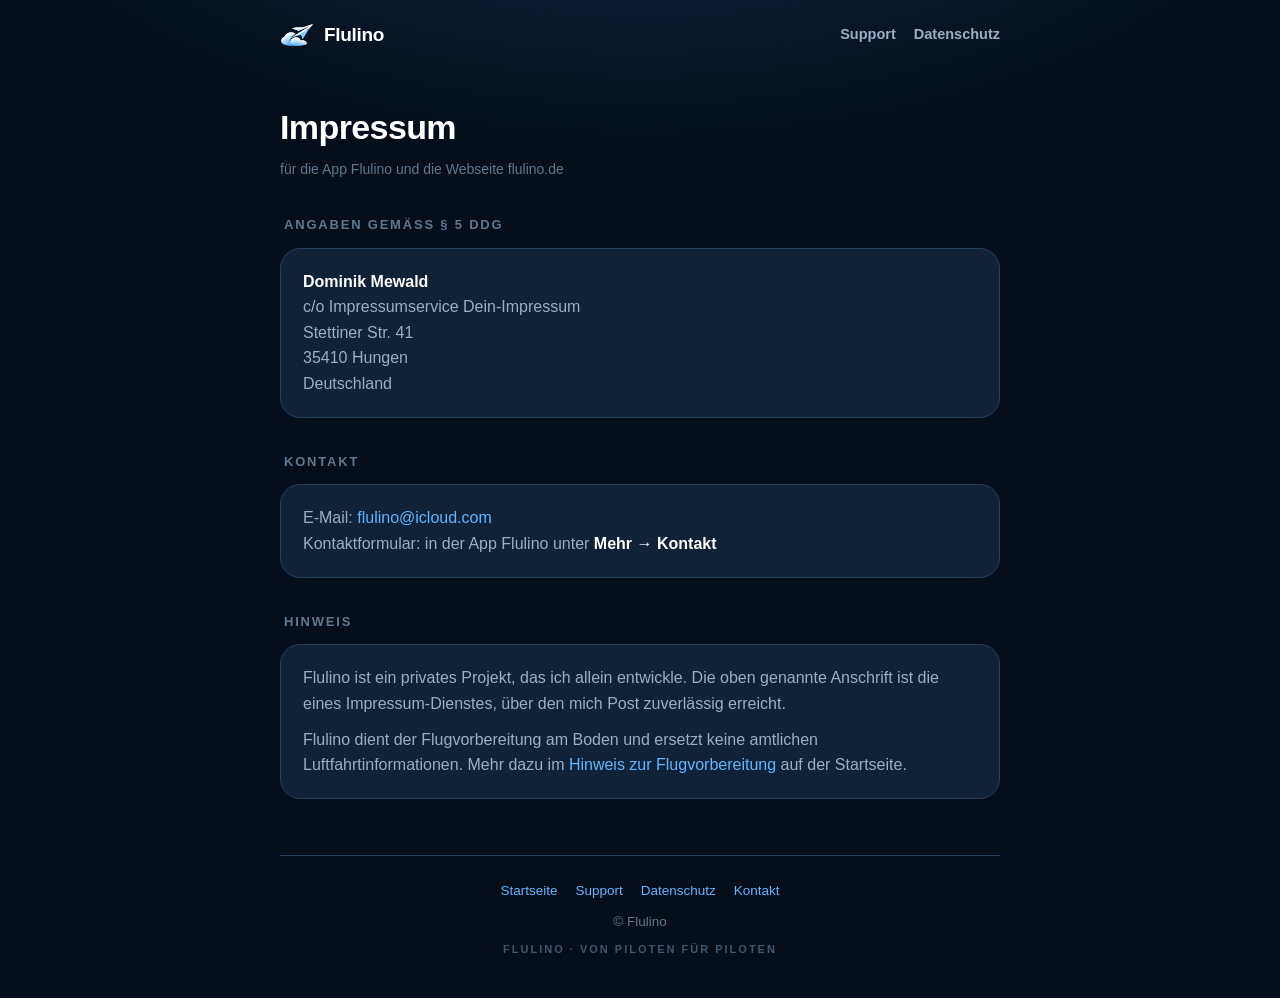
<file: impressum.html>
<!doctype html>
<html lang="de">
<head>
  <meta charset="utf-8">
  <meta name="viewport" content="width=device-width, initial-scale=1">
  <title>Impressum · Flulino</title>
  <meta name="description" content="Impressum der App Flulino und der Webseite flulino.de.">
  <meta name="theme-color" content="#050E1A">
  <link rel="icon" href="favicon.png">
  <link rel="stylesheet" href="style.css?v=26">
</head>
<body>
  <div class="wrap doc">
    <nav>
      <a class="brand" href="./"><img src="logo.png" alt="">Flulino</a>
      <div class="links"><a href="./#support">Support</a><a href="datenschutz.html">Datenschutz</a></div>
    </nav>

    <h1>Impressum</h1>
    <div class="stand">für die App Flulino und die Webseite flulino.de</div>

    <h2>Angaben gemäß § 5 DDG</h2>
    <div class="card">
      <p><b>Dominik Mewald</b><br>c/o Impressumservice Dein-Impressum<br>Stettiner Str. 41<br>35410 Hungen<br>Deutschland</p>
    </div>

    <h2>Kontakt</h2>
    <div class="card">
      <p>E-Mail: <a href="mailto:flulino@icloud.com">flulino@icloud.com</a><br>Kontaktformular: in der App Flulino unter <b>Mehr → Kontakt</b></p>
    </div>

    <h2>Hinweis</h2>
    <div class="card">
      <p>Flulino ist ein privates Projekt, das ich allein entwickle. Die oben genannte Anschrift ist die eines Impressum-Dienstes, über den mich Post zuverlässig erreicht.</p>
      <p>Flulino dient der Flugvorbereitung am Boden und ersetzt keine amtlichen Luftfahrtinformationen. Mehr dazu im <a href="./#hinweis">Hinweis zur Flugvorbereitung</a> auf der Startseite.</p>
    </div>

    <footer>
      <div class="links"><a href="./">Startseite</a><a href="./#support">Support</a><a href="datenschutz.html">Datenschutz</a><a href="mailto:flulino@icloud.com">Kontakt</a></div>
      © Flulino
      <div class="tag">FLULINO · VON PILOTEN FÜR PILOTEN</div>
    </footer>
  </div>
</body>
</html>
</file>
<file: style.css>
:root {
  --bg: #050E1A; --bg2: #081424; --card: #102238; --card-soft: #0D1C2F; --border: #22405F;
  --text: #FFFFFF; --muted: #9AAFC5; --faint: #5F7790; --blue: #3B82C4; --light: #64B5FF;
  --yellow: #FACC15; --green: #4ADE80; --pink: #FF7A90;
}
* { box-sizing: border-box; }
html { -webkit-text-size-adjust: 100%; }
body {
  margin: 0; background: radial-gradient(1200px 600px at 50% -200px, #0F2A4A 0%, var(--bg) 60%) no-repeat, var(--bg);
  color: var(--muted); font: 16px/1.6 -apple-system, BlinkMacSystemFont, "SF Pro Text", "Segoe UI", Roboto, Helvetica, Arial, sans-serif;
}
a { color: var(--light); text-decoration: none; }
a:hover { text-decoration: underline; }
.wrap { max-width: 760px; margin: 0 auto; padding: 0 20px; }

nav { display: flex; align-items: center; justify-content: space-between; padding: 18px 0; }
nav .brand { display: flex; align-items: center; gap: 10px; color: var(--text); font-weight: 800; font-size: 19px; letter-spacing: -0.3px; }
nav .brand img { width: 34px; height: 34px; }
nav .links { display: flex; gap: 18px; font-size: 14.5px; font-weight: 600; }
nav .links a { color: var(--muted); }
nav .links a:hover, nav .links a.active { color: var(--light); text-decoration: none; }

.hero { text-align: center; padding: 48px 0 28px; }
.hero img { width: 132px; height: 132px; }
.hero h1 { color: var(--text); font-size: 46px; line-height: 1.1; letter-spacing: -1px; margin: 14px 0 8px; }
.hero p.lead { font-size: 19px; color: var(--muted); max-width: 520px; margin: 0 auto; }
.kicker { color: var(--light); font-size: 12px; font-weight: 800; letter-spacing: 2px; margin-top: 18px; }
.pills { display: flex; flex-wrap: wrap; gap: 8px; justify-content: center; margin-top: 22px; }
.pill { background: rgba(100,181,255,.12); color: var(--light); border-radius: 999px; padding: 6px 13px; font-size: 13.5px; font-weight: 700; }

h2 { color: var(--text); font-size: 13px; letter-spacing: 1.8px; text-transform: uppercase; margin: 44px 0 12px 4px; color: var(--faint); font-weight: 800; }
.card { background: var(--card); border: 1px solid var(--border); border-radius: 20px; padding: 20px 22px; }
.card + .card { margin-top: 12px; }
.card h3 { color: var(--text); font-size: 18px; margin: 0 0 6px; }
.card p { margin: 0 0 10px; } .card p:last-child { margin-bottom: 0; }

.grid { display: grid; grid-template-columns: repeat(2, 1fr); gap: 12px; }
.feature { background: var(--card); border: 1px solid var(--border); border-radius: 18px; padding: 16px 18px; }
.feature .ico { width: 40px; height: 40px; border-radius: 12px; background: rgba(100,181,255,.12); display: grid; place-items: center; font-size: 20px; margin-bottom: 10px; }
.feature b { color: var(--text); display: block; font-size: 15.5px; }
.feature span { font-size: 14px; }

.notice { display: flex; gap: 12px; align-items: flex-start; background: rgba(250,204,21,.08); border: 1px solid rgba(250,204,21,.3); color: #FDE68A; border-radius: 16px; padding: 14px 16px; margin-top: 12px; font-size: 15px; }
.good { background: rgba(74,222,128,.08); border: 1px solid rgba(74,222,128,.25); border-radius: 16px; padding: 14px 16px; }
.good div { display: flex; gap: 10px; color: var(--text); } .good div + div { margin-top: 6px; }
.good div::before { content: "✓"; color: var(--green); font-weight: 900; }

.contact { display: flex; align-items: center; gap: 16px; background: rgba(59,130,196,.16); border: 1px solid rgba(100,181,255,.35); border-radius: 20px; padding: 20px 22px; }
.contact .ico { width: 48px; height: 48px; border-radius: 14px; background: rgba(100,181,255,.16); display: grid; place-items: center; font-size: 22px; flex-shrink: 0; }
.contact b { color: var(--text); display: block; font-size: 17px; }
.btn { display: inline-block; background: var(--blue); color: #fff; font-weight: 800; border-radius: 12px; padding: 11px 18px; margin-top: 10px; }
.btn:hover { text-decoration: none; filter: brightness(1.1); }

details { background: var(--card); border: 1px solid var(--border); border-radius: 16px; padding: 0 18px; }
details + details { margin-top: 10px; }
summary { cursor: pointer; list-style: none; color: var(--text); font-weight: 700; padding: 15px 0; display: flex; justify-content: space-between; gap: 12px; }
summary::-webkit-details-marker { display: none; }
summary::after { content: "⌄"; color: var(--faint); transition: transform .2s; }
details[open] summary::after { transform: rotate(180deg); color: var(--light); }
details p { margin: 0 0 15px; }

.doc h1 { color: var(--text); font-size: 34px; letter-spacing: -0.6px; margin: 30px 0 4px; }
.doc .stand { color: var(--faint); font-size: 14px; margin-bottom: 8px; }
.doc h2 { margin-top: 34px; }
.doc ul { padding-left: 20px; margin: 8px 0 0; } .doc li { margin: 6px 0; }
.doc b { color: var(--text); }

footer { border-top: 1px solid var(--border); margin-top: 56px; padding: 24px 0 40px; text-align: center; font-size: 13.5px; color: var(--faint); }
footer .links { display: flex; gap: 18px; justify-content: center; flex-wrap: wrap; margin-bottom: 10px; }
footer .tag { letter-spacing: 2px; font-size: 11px; font-weight: 700; color: #3E5670; margin-top: 8px; }

@media (max-width: 560px) {
  .hero h1 { font-size: 38px; } .hero p.lead { font-size: 17px; }
  .doc h1 { font-size: 28px; }
  .grid { grid-template-columns: 1fr; }
  nav .links { gap: 14px; font-size: 14px; }
  .contact { flex-direction: column; align-items: flex-start; }
}
</file>
<file: home.css>
/* Startseite mit Scroll-Animation. Keine externen Dateien, kein Tracking. */
body.home { background: var(--bg); overflow-x: hidden; }
html { scroll-behavior: smooth; }

.topnav {
  position: fixed; top: 0; left: 0; right: 0; z-index: 50; display: flex; align-items: center; justify-content: space-between;
  padding: 12px max(20px, calc((100vw - 1100px) / 2)); background: rgba(5, 14, 26, .55);
  -webkit-backdrop-filter: saturate(160%) blur(18px); backdrop-filter: saturate(160%) blur(18px);
  border-bottom: 1px solid rgba(100, 181, 255, .08); gap: 12px;
}
.topnav .brand { display: flex; align-items: center; gap: 9px; color: var(--text); font-weight: 800; font-size: 17px; letter-spacing: -.3px; }
.topnav .brand img { width: 28px; height: 28px; }
.topnav .links { display: flex; gap: 20px; font-size: 14px; font-weight: 600; }
.topnav .links a { color: var(--muted); }
.topnav .links a:hover { color: var(--light); text-decoration: none; }

/* ---------- Bühne ---------- */
.story { position: relative; height: 1150vh; }
.stage { position: sticky; top: 0; height: 100vh; height: 100svh; overflow: hidden; perspective: 1600px; }
.glow {
  position: absolute; inset: -20%; pointer-events: none; transition: background 1s;
  background: radial-gradient(40% 35% at var(--gx, 50%) var(--gy, 55%), var(--gc, rgba(59,130,196,.35)) 0%, transparent 70%);
}

.hero-text { position: absolute; left: 0; right: 0; top: max(90px, 11vh); text-align: center; padding: 0 20px; z-index: 3; will-change: transform, opacity; }
.hero-logo { width: 84px; height: 84px; filter: drop-shadow(0 10px 30px rgba(100,181,255,.35)); }
.eyebrow { color: var(--c, var(--light)); font-size: 12.5px; font-weight: 800; letter-spacing: 2.4px; text-transform: uppercase; margin: 10px 0 8px; }
.hero-text h1 { color: var(--text); font-size: clamp(40px, 7vw, 84px); line-height: 1.02; letter-spacing: -2px; margin: 0 0 18px; font-weight: 800; }
.grad { background: linear-gradient(90deg, #64B5FF, #A5D8FF 45%, #FACC15); -webkit-background-clip: text; background-clip: text; color: transparent; }
.hero-text p { font-size: clamp(17px, 1.6vw, 21px); max-width: 600px; margin: 0 auto; color: var(--muted); }
.scroll-hint { margin-top: 26px; color: var(--faint); font-size: 12px; font-weight: 700; letter-spacing: 2px; text-transform: uppercase; display: flex; flex-direction: column; align-items: center; gap: 8px; }
.scroll-hint span { width: 22px; height: 34px; border: 2px solid var(--faint); border-radius: 12px; position: relative; }
.scroll-hint span::after { content: ""; position: absolute; left: 50%; top: 6px; width: 3px; height: 7px; margin-left: -1.5px; border-radius: 2px; background: var(--light); animation: wheel 1.6s infinite; }
@keyframes wheel { 0% { transform: translateY(0); opacity: 1; } 80% { transform: translateY(10px); opacity: 0; } 100% { opacity: 0; } }

/* Kapiteltexte */
.chapters { position: absolute; inset: 0; pointer-events: none; z-index: 4; }
.chap { position: absolute; opacity: 0; will-change: transform, opacity; }
.chap h2 { color: var(--text); font-size: clamp(30px, 3.6vw, 52px); line-height: 1.06; letter-spacing: -1.2px; margin: 0 0 14px; font-weight: 800; text-transform: none; }
.chap p { font-size: clamp(16px, 1.35vw, 19px); line-height: 1.55; margin: 0; color: var(--muted); }
@media (min-width: 900px) {
  .chap { left: max(40px, calc((100vw - 1100px) / 2)); top: 50%; width: min(440px, 38vw); transform: translateY(-50%); }
}
@media (max-width: 899px) {
  .chap { left: 0; right: 0; bottom: 0; padding: 60px 22px max(28px, env(safe-area-inset-bottom)); text-align: center;
    background: linear-gradient(to top, rgba(5,14,26,.97) 55%, rgba(5,14,26,0)); }
  .chap h2 { font-size: 27px; letter-spacing: -.6px; margin-bottom: 8px; }
  .chap p { font-size: 15px; }
  .eyebrow { margin: 0 0 6px; }
}

/* ---------- iPhone ---------- */
.phone-wrap { position: absolute; left: 0; top: 0; width: 418px; height: 872px; transform-origin: 50% 50%; will-change: transform; z-index: 2; }
.phone {
  position: absolute; inset: 0; border-radius: 68px;
  background: linear-gradient(150deg, #4a5663 0%, #1a2129 22%, #0c1015 50%, #2a333d 78%, #59656f 100%);
  box-shadow: inset 0 0 0 2px rgba(255,255,255,.14), inset 0 0 0 7px #05070a, 0 50px 120px -20px rgba(0,0,0,.75), 0 0 0 1px rgba(255,255,255,.05);
}
.phone::before, .phone::after { content: ""; position: absolute; width: 4px; border-radius: 3px; background: linear-gradient(90deg, #2a333d, #59656f); }
.phone::before { left: -3px; top: 190px; height: 64px; box-shadow: 0 84px 0 #3a4450; }
.phone::after { right: -3px; top: 240px; height: 104px; }
.screen { position: absolute; inset: 14px; border-radius: 55px; overflow: hidden; background: #050E1A; transform: translateZ(0); }
.scr { position: absolute; inset: 0; opacity: 0; }
.scr > img { position: absolute; left: 0; top: 54px; width: 390px; height: auto; will-change: transform; }
.status { position: absolute; left: 0; right: 0; top: 0; height: 54px; z-index: 6; display: flex; justify-content: space-between; align-items: flex-start;
  padding: 19px 30px 0 52px; color: #fff; font: 600 17px/1 -apple-system, BlinkMacSystemFont, "SF Pro Text", Helvetica, sans-serif;
  background: linear-gradient(#050E1A 70%, rgba(5,14,26,0)); }
.status .icons { display: flex; gap: 6px; align-items: center; padding-top: 1px; }
.island { position: absolute; top: 11px; left: 50%; width: 126px; height: 37px; margin-left: -63px; border-radius: 20px; background: #000; z-index: 7; }
.homebar { position: absolute; bottom: 8px; left: 50%; width: 140px; height: 5px; margin-left: -70px; border-radius: 3px; background: rgba(255,255,255,.75); z-index: 7; }

/* Tab-Leiste mit Glas-Effekt */
.tabbar { position: absolute; left: 14px; right: 14px; bottom: 26px; height: 64px; border-radius: 34px; z-index: 5;
  background: rgba(20, 34, 52, .62); -webkit-backdrop-filter: blur(18px) saturate(170%); backdrop-filter: blur(18px) saturate(170%);
  box-shadow: inset 0 0 0 1px rgba(255,255,255,.1), 0 10px 30px rgba(0,0,0,.4); display: flex; align-items: center; justify-content: space-around; padding: 0 6px; }
.tab { display: flex; flex-direction: column; align-items: center; gap: 3px; font: 600 10.5px -apple-system, Helvetica, sans-serif; color: #9AAFC5; flex: 1; padding: 6px 0; border-radius: 26px; }
.tab svg { width: 24px; height: 24px; }
.tab.on { color: #64B5FF; background: rgba(100,181,255,.14); }

/* E6B-Rose, die sich beim Scrollen dreht */
.wheel { position: absolute; border-radius: 50%; background-repeat: no-repeat; will-change: transform;
  -webkit-mask-image: radial-gradient(circle at center, transparent 112px, #000 113px, #000 158px, transparent 159px);
  mask-image: radial-gradient(circle at center, transparent 112px, #000 113px, #000 158px, transparent 159px); }

.dots { position: absolute; right: max(18px, calc((100vw - 1180px) / 2)); top: 50%; transform: translateY(-50%); display: flex; flex-direction: column; gap: 10px; z-index: 5; }
.dots i { width: 7px; height: 7px; border-radius: 50%; background: rgba(154,175,197,.3); transition: all .3s; }
.dots i.on { background: var(--light); height: 22px; border-radius: 4px; }
@media (max-width: 899px) { .dots { display: none; } }

/* ---------- Aussage ---------- */
.statement { height: 260vh; position: relative; }
.statement-stage { position: sticky; top: 0; height: 100vh; height: 100svh; display: flex; align-items: center; justify-content: center; padding: 0 24px; }
.words { max-width: 980px; margin: 0; color: var(--text); font-size: clamp(30px, 5vw, 64px); line-height: 1.15; font-weight: 800; letter-spacing: -1.4px; text-align: center; }
.words span { opacity: .14; transition: opacity .25s; }
.words span.lit { opacity: 1; }
.words span.hl.lit { color: var(--light); }

/* ---------- Funktionen ---------- */
.home .wrap { max-width: 1060px; }
h2.sec { color: var(--faint); font-size: 13px; letter-spacing: 1.8px; text-transform: uppercase; margin: 60px 0 14px 4px; font-weight: 800; }
.grid.feat { grid-template-columns: repeat(3, 1fr); }
.feature { transition: transform .25s, border-color .25s, background .25s; }
.feature:hover { transform: translateY(-3px); border-color: rgba(100,181,255,.45); background: #12283F; }
.feature.reveal { opacity: 0; transform: translateY(24px); transition: opacity .6s, transform .6s; }
.feature.reveal.in { opacity: 1; transform: none; }
@media (max-width: 860px) { .grid.feat { grid-template-columns: repeat(2, 1fr); } }
@media (max-width: 560px) { .grid.feat { grid-template-columns: 1fr; } .topnav .links { gap: 13px; font-size: 13.5px; } .topnav { padding-left: 16px; padding-right: 16px; } }

/* ---------- Galerie ---------- */
.gallery { margin: 70px 0 20px; overflow: hidden; -webkit-mask-image: linear-gradient(90deg, transparent, #000 8%, #000 92%, transparent); mask-image: linear-gradient(90deg, transparent, #000 8%, #000 92%, transparent); }
.track { display: flex; gap: 22px; width: max-content; animation: marquee 60s linear infinite; padding: 10px 0 30px; }
.gallery:hover .track { animation-play-state: paused; }
.mini { width: 196px; height: 410px; border-radius: 34px; padding: 7px; flex-shrink: 0; background: linear-gradient(150deg, #4a5663, #0c1015 50%, #59656f); box-shadow: 0 20px 50px -10px rgba(0,0,0,.7); }
.mini img { width: 100%; height: 100%; object-fit: cover; object-position: top; border-radius: 28px; display: block; background: #050E1A; }
@keyframes marquee { to { transform: translateX(calc(-50% - 11px)); } }

@media (max-width: 340px) { .topnav .brand { font-size: 0 !important; } }
@media (max-width: 380px) { .topnav .links { gap: 10px; font-size: 12.5px; } .topnav .brand { font-size: 15px; gap: 7px; } .topnav .brand img { width: 24px; height: 24px; } }

@media (prefers-reduced-motion: reduce) {
  html { scroll-behavior: auto; }
  .track { animation: none; }
  .scroll-hint span::after { animation: none; }
}
</file>
